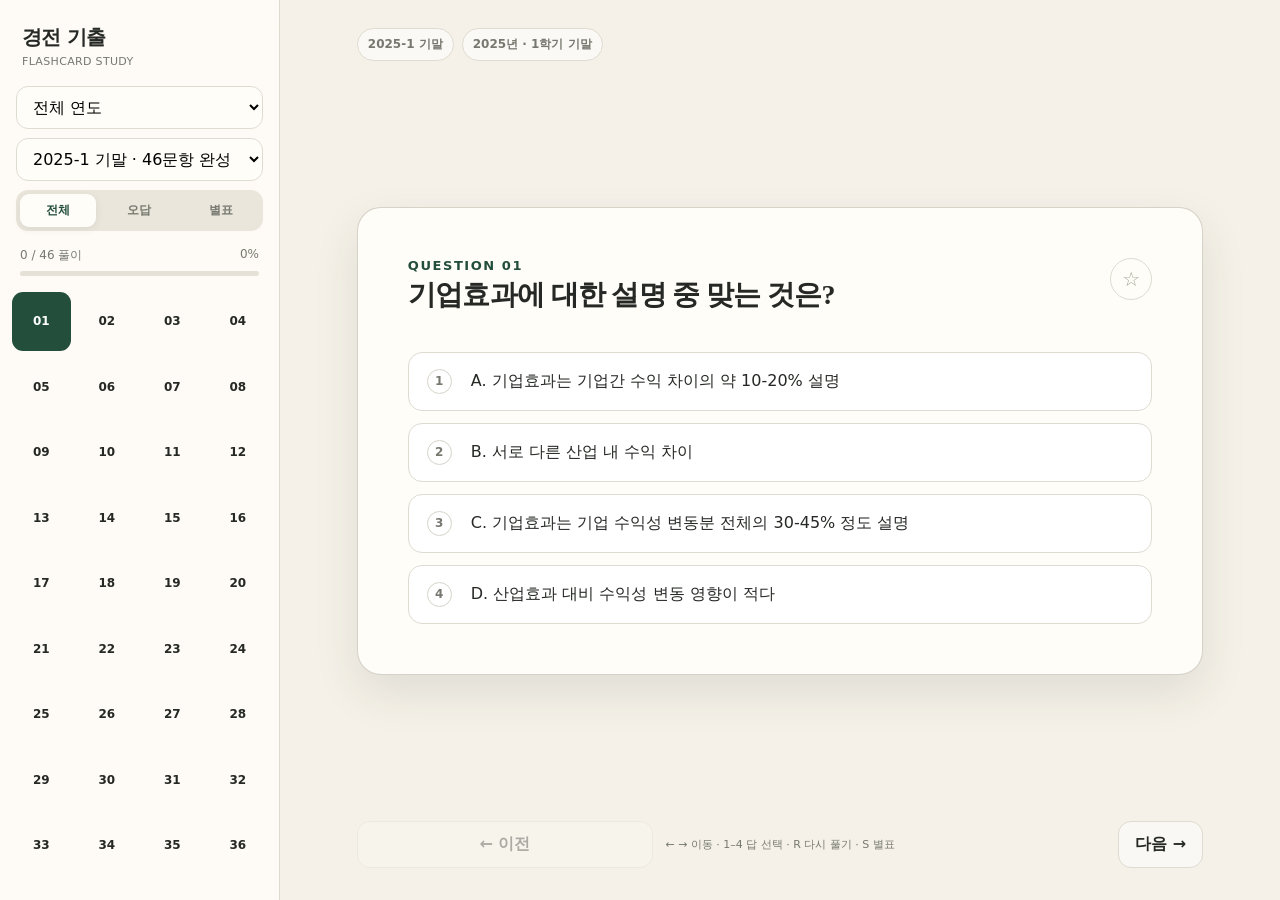
<file: legacy/index.html>
<!doctype html>
<html lang="ko">
  <head>
    <meta charset="UTF-8" />
    <meta name="viewport" content="width=device-width, initial-scale=1, viewport-fit=cover" />
    <meta name="theme-color" content="#f5f1e8" />
    <meta name="apple-mobile-web-app-capable" content="yes" />
    <meta name="apple-mobile-web-app-status-bar-style" content="default" />
    <link rel="manifest" href="./manifest.webmanifest" />
    <link rel="stylesheet" href="./styles.css" />
    <title>경전 기출</title>
  </head>
  <body>
    <div id="app"></div>
    <script src="./data/questions.js"></script>
    <script src="./app.js"></script>
  </body>
</html>
</file>
<file: legacy/styles.css>
:root {
  --paper: #f5f1e8;
  --surface: #fffdf8;
  --ink: #252824;
  --muted: #777970;
  --line: #dedbd1;
  --accent: #234e3b;
  --accent-soft: #e2ece5;
  --correct: #297a53;
  --correct-soft: #e4f3ea;
  --wrong: #b84a42;
  --wrong-soft: #f8e7e4;
  --star: #d69b2d;
  --shadow: 0 18px 45px rgba(41, 46, 39, 0.1);
}

* { box-sizing: border-box; }
html, body { margin: 0; min-height: 100%; background: var(--paper); color: var(--ink); font-family: Pretendard, "Apple SD Gothic Neo", "Noto Sans KR", system-ui, sans-serif; }
button, select { font: inherit; }
button { color: inherit; cursor: pointer; }

.app-shell { min-height: 100dvh; display: grid; grid-template-columns: 280px 1fr; }
.sidebar { height: 100dvh; position: sticky; top: 0; display: flex; flex-direction: column; border-right: 1px solid var(--line); background: rgba(255,253,248,.84); backdrop-filter: blur(18px); }
.brand { padding: max(24px, env(safe-area-inset-top)) 22px 18px; display: flex; align-items: center; justify-content: space-between; }
.brand h1 { font-size: 20px; margin: 0; letter-spacing: -.04em; }
.brand small { display: block; color: var(--muted); font-size: 11px; margin-top: 4px; font-weight: 500; letter-spacing: .03em; }
.mobile-close { display: none; border: 0; background: transparent; font-size: 22px; }
.filters { padding: 0 16px 16px; display: grid; gap: 9px; }
.year-select { width: 100%; background: var(--surface); border: 1px solid var(--line); border-radius: 12px; padding: 10px 12px; }
.filter-tabs { display: grid; grid-template-columns: repeat(3, 1fr); gap: 5px; padding: 4px; border-radius: 12px; background: #eae6dc; }
.filter-tabs button { border: 0; background: transparent; border-radius: 9px; padding: 8px 4px; color: var(--muted); font-size: 12px; font-weight: 700; }
.filter-tabs button.active { background: var(--surface); color: var(--accent); box-shadow: 0 2px 8px rgba(40,45,38,.08); }
.progress-block { padding: 0 20px 14px; }
.progress-copy { display: flex; justify-content: space-between; color: var(--muted); font-size: 12px; margin-bottom: 7px; }
.progress-track { height: 5px; background: #e5e1d7; border-radius: 99px; overflow: hidden; }
.progress-value { height: 100%; background: var(--accent); border-radius: inherit; transition: width .25s; }
.reset-exam-button { width: 100%; margin-top: 12px; padding: 9px 10px; border: 1px solid var(--line); border-radius: 10px; background: transparent; color: var(--muted); font-size: 12px; font-weight: 750; }
.reset-exam-button.complete { border-color: var(--accent); background: var(--accent); color: white; }
.question-list { padding: 2px 12px 30px; overflow-y: auto; display: grid; grid-template-columns: repeat(4, 1fr); align-content: start; gap: 7px; }
.q-jump { position: relative; aspect-ratio: 1; border: 1px solid transparent; border-radius: 11px; background: transparent; font-size: 12px; font-weight: 700; }
.q-jump:hover { background: #ebe7dd; }
.q-jump.active { background: var(--accent); color: white; }
.q-jump.correct:not(.active) { background: var(--correct-soft); color: var(--correct); }
.q-jump.wrong:not(.active) { background: var(--wrong-soft); color: var(--wrong); }
.q-jump.starred::after { content: "★"; position: absolute; top: -3px; right: 1px; color: var(--star); font-size: 9px; }

.main { min-width: 0; padding: max(28px, env(safe-area-inset-top)) clamp(20px, 6vw, 86px) max(32px, env(safe-area-inset-bottom)); display: flex; flex-direction: column; }
.topbar { display: flex; align-items: center; justify-content: space-between; gap: 14px; max-width: 900px; width: 100%; margin: 0 auto 24px; }
.mobile-menu { display: none; }
.top-meta { display: flex; gap: 8px; flex-wrap: wrap; }
.pill { padding: 7px 10px; background: rgba(255,255,255,.6); border: 1px solid var(--line); border-radius: 99px; color: var(--muted); font-size: 12px; font-weight: 700; }
.reset-button { border: 0; background: transparent; color: var(--muted); font-size: 12px; text-decoration: underline; text-underline-offset: 3px; }

.card { max-width: 900px; width: 100%; margin: auto; background: var(--surface); border: 1px solid rgba(205,201,189,.8); border-radius: 24px; padding: clamp(24px, 5vw, 50px); box-shadow: var(--shadow); }
.card-head { display: flex; justify-content: space-between; align-items: start; gap: 20px; margin-bottom: 28px; }
.question-number { color: var(--accent); font-size: 13px; font-weight: 800; letter-spacing: .12em; text-transform: uppercase; }
.star-button { border: 1px solid var(--line); background: transparent; border-radius: 50%; width: 42px; height: 42px; font-size: 20px; color: #aaa79c; flex: none; }
.star-button.active { color: var(--star); background: #fff7e3; border-color: #edcf91; }
.question-text { margin: 0; font-family: "Apple Myungjo", "Noto Serif KR", serif; font-size: clamp(20px, 3vw, 28px); line-height: 1.6; letter-spacing: -.025em; white-space: pre-wrap; }
.choices { margin-top: 34px; display: grid; gap: 12px; }
.choice { width: 100%; display: grid; grid-template-columns: 32px 1fr; gap: 12px; align-items: start; text-align: left; border: 1px solid var(--line); background: white; border-radius: 14px; padding: 16px 18px; line-height: 1.5; transition: transform .12s, border-color .12s, background .12s; }
.choice:hover { transform: translateY(-1px); border-color: #aaa99f; }
.choice-index { width: 25px; height: 25px; border: 1px solid #d6d3c9; border-radius: 50%; display: grid; place-items: center; color: var(--muted); font-size: 12px; font-weight: 800; }
.choice.correct { border-color: var(--correct); background: var(--correct-soft); color: #165b3b; }
.choice.correct .choice-index { border-color: var(--correct); background: var(--correct); color: white; }
.choice.wrong { border-color: var(--wrong); background: var(--wrong-soft); color: #81352f; }
.choice.wrong .choice-index { border-color: var(--wrong); background: var(--wrong); color: white; }
.choice.dimmed { opacity: .58; }
.explanation { margin-top: 20px; border-left: 3px solid var(--accent); background: var(--accent-soft); padding: 15px 17px; border-radius: 0 12px 12px 0; line-height: 1.6; font-size: 14px; }
.explanation strong { display: block; margin-bottom: 4px; color: var(--accent); }
.reveal-button { width: 100%; margin-top: 28px; border: 0; border-radius: 14px; padding: 16px; background: var(--accent); color: white; font-weight: 800; }

.bottom-nav { max-width: 900px; width: 100%; margin: 24px auto 0; display: grid; grid-template-columns: 1fr auto 1fr; align-items: center; gap: 12px; }
.nav-button { border: 1px solid var(--line); background: rgba(255,255,255,.55); border-radius: 13px; padding: 12px 16px; font-weight: 750; }
.nav-button:last-child { justify-self: end; }
.nav-button:disabled { opacity: .35; cursor: default; }
.keyboard-hint { color: var(--muted); font-size: 11px; text-align: center; }
.empty { text-align: center; padding: 70px 20px; color: var(--muted); }
.overlay { display: none; }

@media (max-width: 800px) {
  .app-shell { display: block; }
  .sidebar { position: fixed; inset: 0 auto 0 0; width: min(82vw, 320px); z-index: 20; transform: translateX(-105%); transition: transform .2s; box-shadow: 10px 0 40px rgba(0,0,0,.15); }
  .sidebar.open { transform: translateX(0); }
  .overlay.open { display: block; position: fixed; inset: 0; background: rgba(30,32,28,.32); z-index: 10; }
  .mobile-close, .mobile-menu { display: block; }
  .mobile-menu { border: 1px solid var(--line); background: var(--surface); border-radius: 10px; width: 40px; height: 40px; }
  .main { min-height: 100dvh; padding: max(16px, env(safe-area-inset-top)) 14px max(20px, env(safe-area-inset-bottom)); }
  .topbar { margin-bottom: 13px; }
  .reset-button {
    display: block;
    min-height: 40px;
    padding: 8px 10px;
    border: 1px solid var(--line);
    border-radius: 10px;
    background: var(--surface);
    text-decoration: none;
    white-space: nowrap;
  }
  .card { border-radius: 18px; padding: 22px 18px; margin: 0 auto; }
  .card-head { margin-bottom: 18px; }
  .choices { margin-top: 24px; gap: 9px; }
  .choice { padding: 13px 12px; gap: 8px; }
  .bottom-nav { margin-top: 14px; }
  .keyboard-hint { display: none; }
}
</file>
